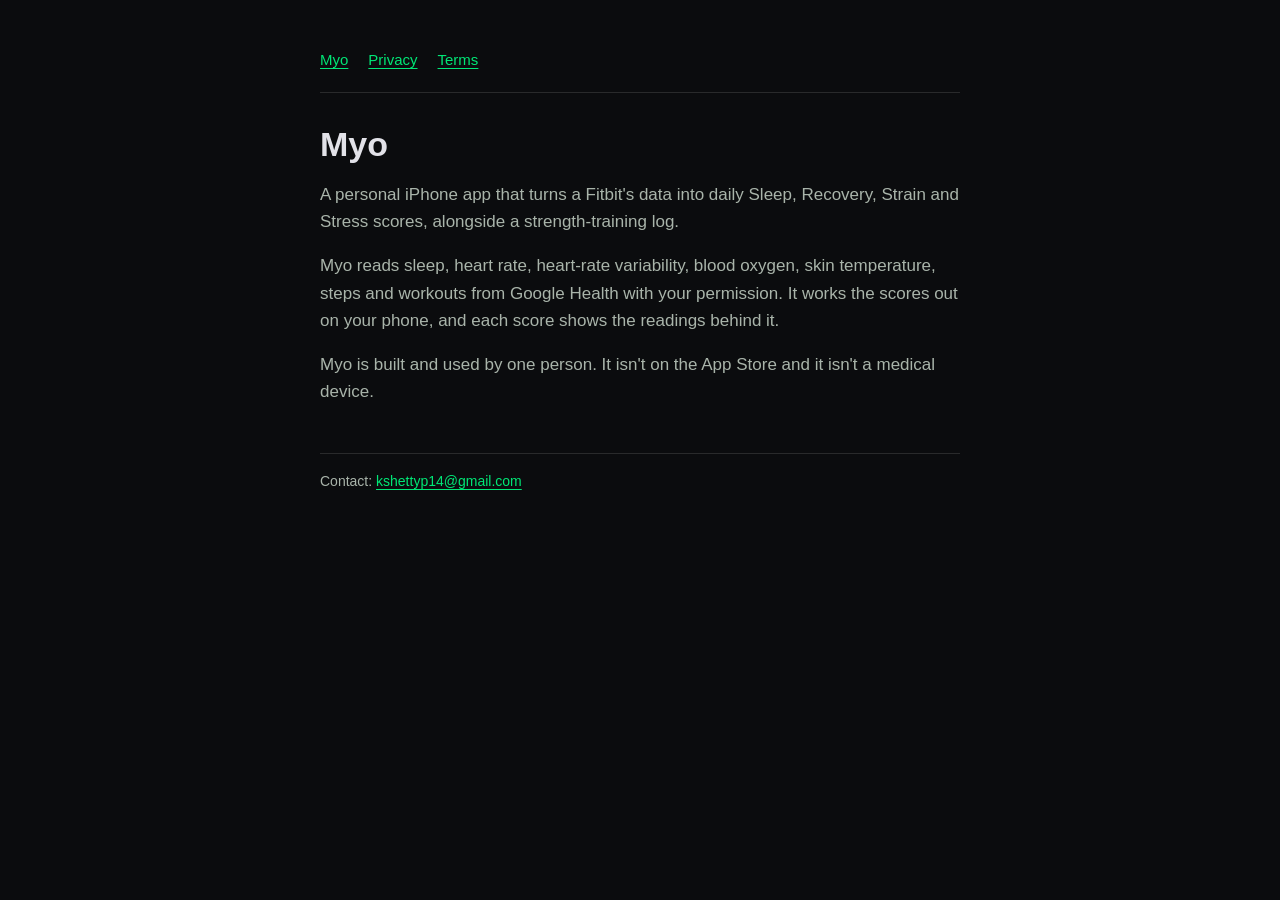
<file: index.html>
<!doctype html><html lang="en"><head><meta charset="utf-8"><meta name="viewport" content="width=device-width,initial-scale=1"><title>Myo</title><link rel="stylesheet" href="style.css"></head><body><main>
<nav><a href="./">Myo</a><a href="privacy.html">Privacy</a><a href="terms.html">Terms</a></nav>
<h1>Myo</h1>
<p>A personal iPhone app that turns a Fitbit's data into daily Sleep, Recovery, Strain and Stress scores, alongside a strength-training log.</p>
<p>Myo reads sleep, heart rate, heart-rate variability, blood oxygen, skin temperature, steps and workouts from Google Health with your permission. It works the scores out on your phone, and each score shows the readings behind it.</p>
<p>Myo is built and used by one person. It isn't on the App Store and it isn't a medical device.</p>
<footer>Contact: <a href="mailto:kshettyp14@gmail.com">kshettyp14@gmail.com</a></footer>
</main></body></html>
</file>
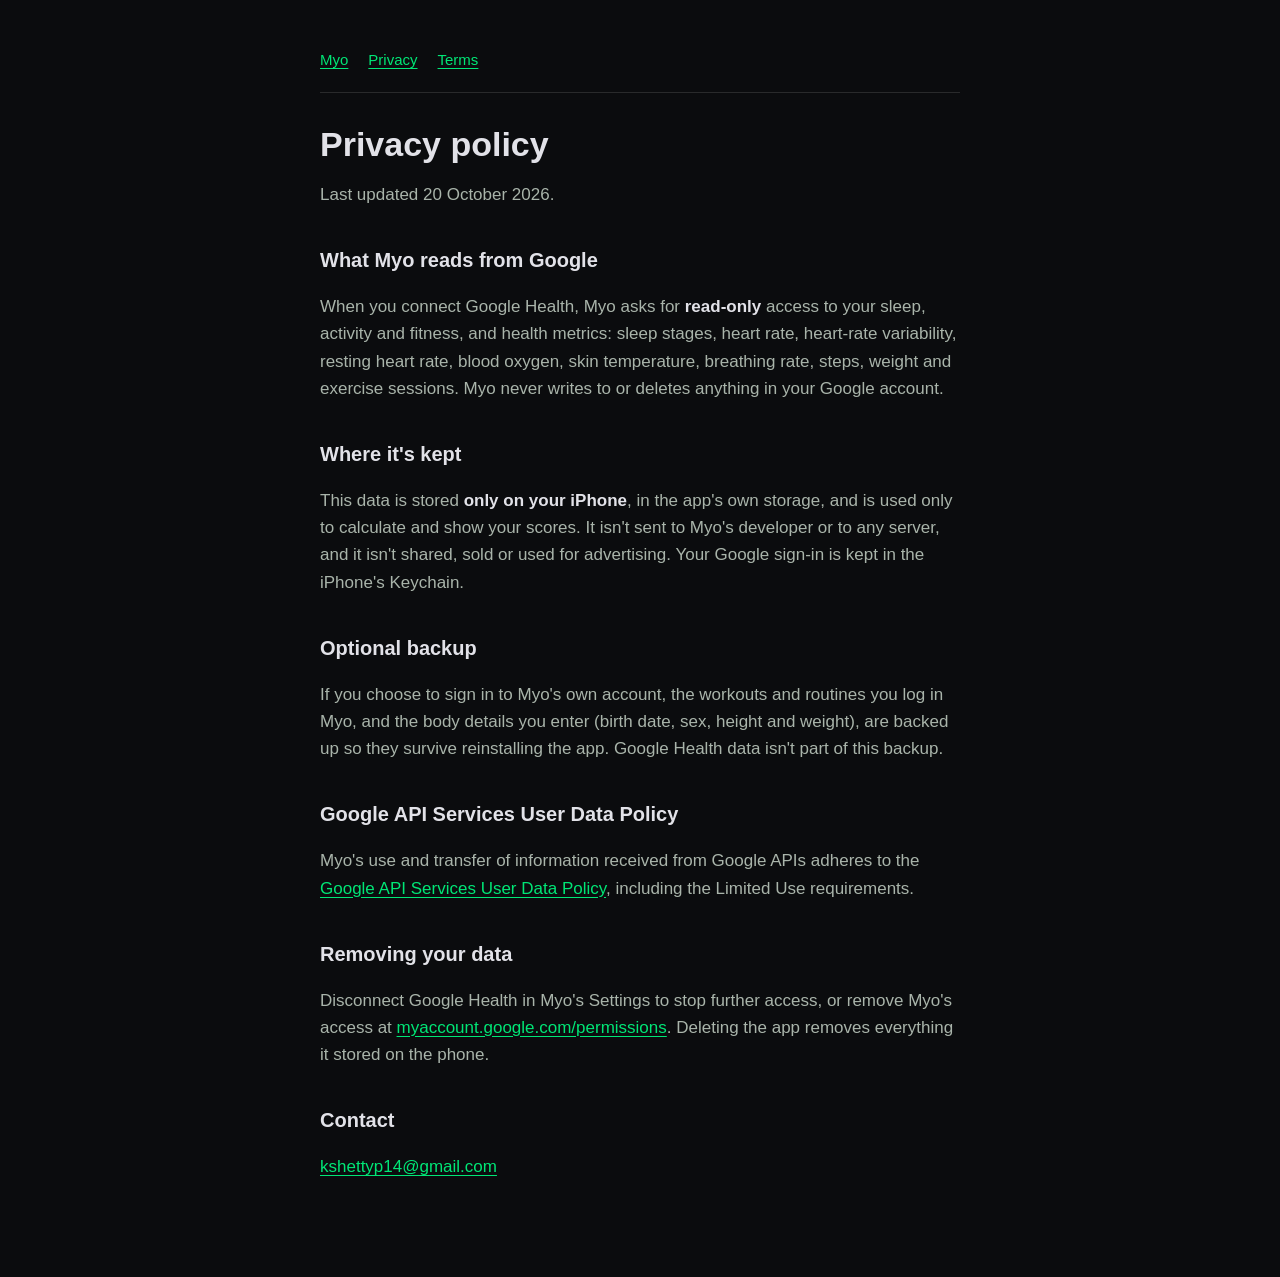
<file: privacy.html>
<!doctype html><html lang="en"><head><meta charset="utf-8"><meta name="viewport" content="width=device-width,initial-scale=1"><title>Myo privacy policy</title><link rel="stylesheet" href="style.css"></head><body><main>
<nav><a href="./">Myo</a><a href="privacy.html">Privacy</a><a href="terms.html">Terms</a></nav>
<h1>Privacy policy</h1>
<p>Last updated 20 October 2026.</p>
<h2>What Myo reads from Google</h2>
<p>When you connect Google Health, Myo asks for <strong>read-only</strong> access to your sleep, activity and fitness, and health metrics: sleep stages, heart rate, heart-rate variability, resting heart rate, blood oxygen, skin temperature, breathing rate, steps, weight and exercise sessions. Myo never writes to or deletes anything in your Google account.</p>
<h2>Where it's kept</h2>
<p>This data is stored <strong>only on your iPhone</strong>, in the app's own storage, and is used only to calculate and show your scores. It isn't sent to Myo's developer or to any server, and it isn't shared, sold or used for advertising. Your Google sign-in is kept in the iPhone's Keychain.</p>
<h2>Optional backup</h2>
<p>If you choose to sign in to Myo's own account, the workouts and routines you log in Myo, and the body details you enter (birth date, sex, height and weight), are backed up so they survive reinstalling the app. Google Health data isn't part of this backup.</p>
<h2>Google API Services User Data Policy</h2>
<p>Myo's use and transfer of information received from Google APIs adheres to the <a href="https://developers.google.com/terms/api-services-user-data-policy">Google API Services User Data Policy</a>, including the Limited Use requirements.</p>
<h2>Removing your data</h2>
<p>Disconnect Google Health in Myo's Settings to stop further access, or remove Myo's access at <a href="https://myaccount.google.com/permissions">myaccount.google.com/permissions</a>. Deleting the app removes everything it stored on the phone.</p>
<h2>Contact</h2>
<p><a href="mailto:kshettyp14@gmail.com">kshettyp14@gmail.com</a></p>
</main></body></html>
</file>
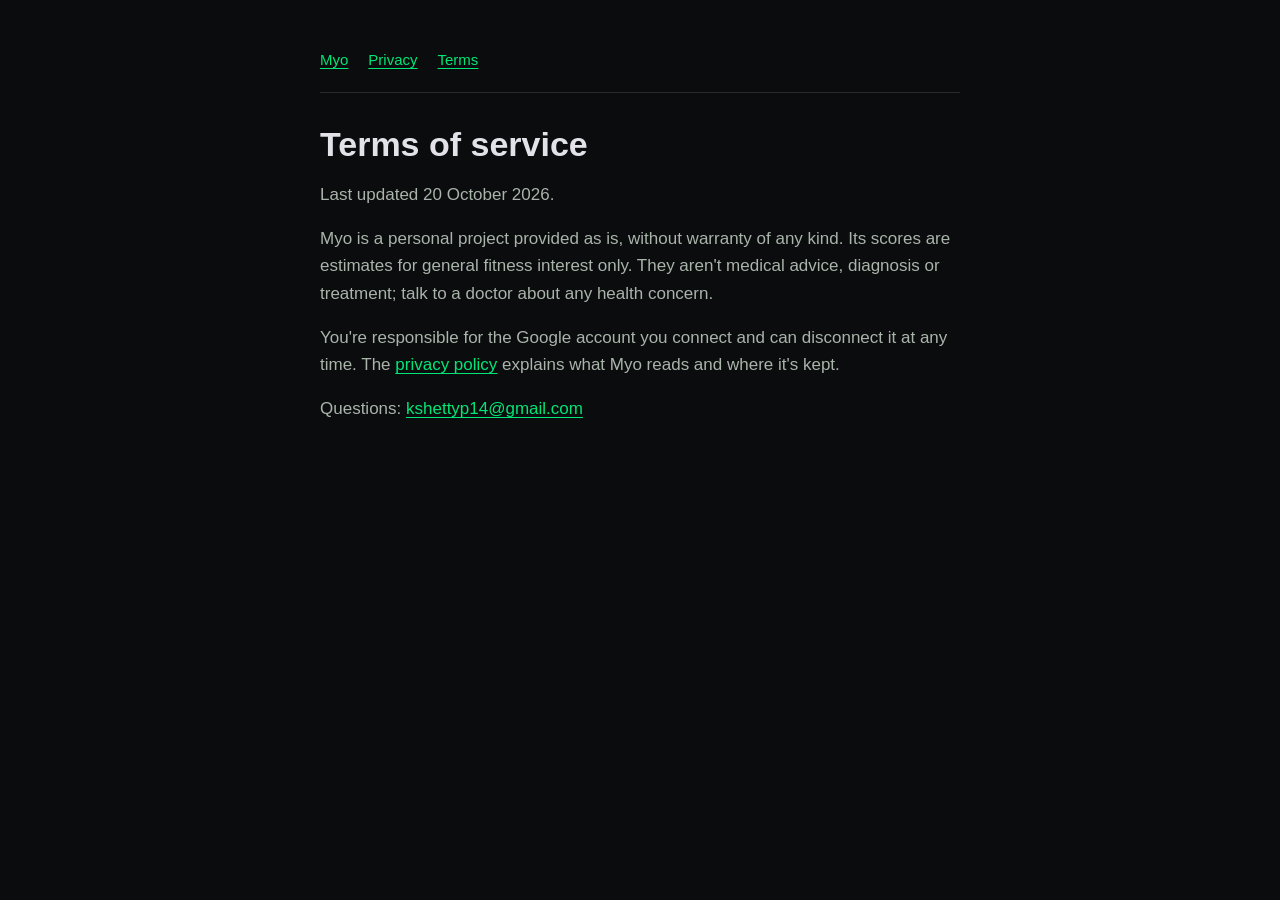
<file: terms.html>
<!doctype html><html lang="en"><head><meta charset="utf-8"><meta name="viewport" content="width=device-width,initial-scale=1"><title>Myo terms</title><link rel="stylesheet" href="style.css"></head><body><main>
<nav><a href="./">Myo</a><a href="privacy.html">Privacy</a><a href="terms.html">Terms</a></nav>
<h1>Terms of service</h1>
<p>Last updated 20 October 2026.</p>
<p>Myo is a personal project provided as is, without warranty of any kind. Its scores are estimates for general fitness interest only. They aren't medical advice, diagnosis or treatment; talk to a doctor about any health concern.</p>
<p>You're responsible for the Google account you connect and can disconnect it at any time. The <a href="privacy.html">privacy policy</a> explains what Myo reads and where it's kept.</p>
<p>Questions: <a href="mailto:kshettyp14@gmail.com">kshettyp14@gmail.com</a></p>
</main></body></html>
</file>
<file: style.css>
:root { color-scheme: dark; --bg:#0b0c0e; --ink:#e2e2e8; --muted:#a9b4aa; --line:rgba(255,255,255,.12); --accent:#00e676; }
* { box-sizing: border-box; }
body { margin:0; background:var(--bg); color:var(--ink); font:17px/1.6 -apple-system, BlinkMacSystemFont, "Segoe UI", sans-serif; }
main { max-width: 680px; margin: 0 auto; padding: 48px 20px 80px; }
h1 { font-size: 34px; line-height: 1.15; margin: 0 0 8px; }
h2 { font-size: 20px; margin: 36px 0 8px; }
p, li { color: var(--muted); }
strong { color: var(--ink); }
a { color: var(--accent); text-underline-offset: 3px; }
nav { display:flex; gap:20px; padding-bottom:20px; margin-bottom:32px; border-bottom:1px solid var(--line); font-size:15px; }
footer { margin-top:48px; padding-top:16px; border-top:1px solid var(--line); font-size:14px; color:var(--muted); }
</file>
